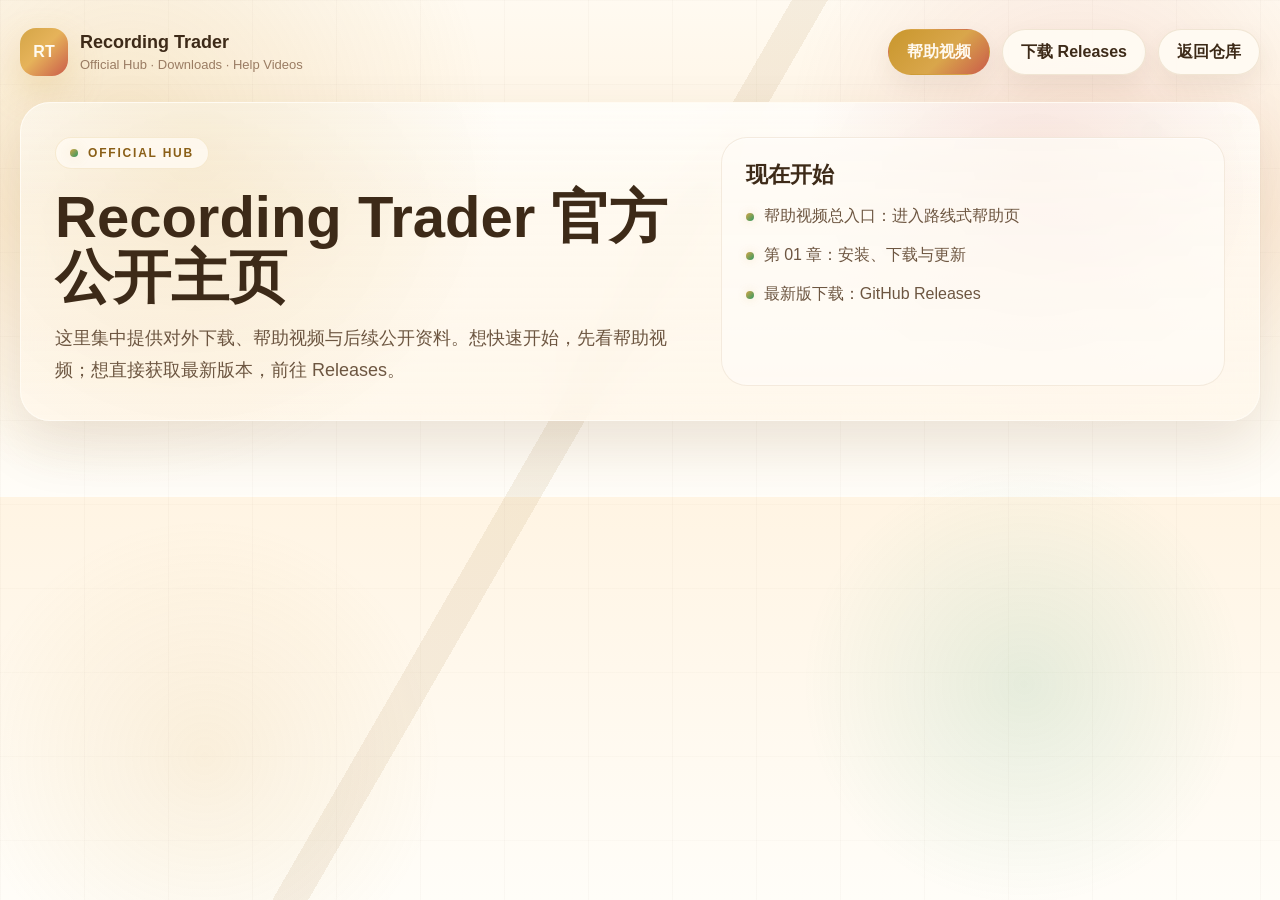
<file: docs/index.html>
<!doctype html>
<html lang="zh-CN">
  <head>
    <meta charset="utf-8" />
    <meta name="viewport" content="width=device-width, initial-scale=1" />
    <title>Recording Trader · 官方公开主页</title>
    <meta name="description" content="Recording Trader 官方公开主页，集中提供下载入口与帮助视频。" />
    <link rel="stylesheet" href="./tutorials/assets/tutorials.css" />
  </head>
  <body>
    <main class="page">
      <header class="topbar">
        <a class="brand" href="https://github.com/0x144169/recording-trader">
          <span class="brand-mark">RT</span>
          <span class="brand-copy">
            <strong>Recording Trader</strong>
            <span>Official Hub · Downloads · Help Videos</span>
          </span>
        </a>
        <nav class="actions">
          <a class="btn btn-primary" href="./tutorials/">帮助视频</a>
          <a class="btn" href="https://github.com/0x144169/recording-trader/releases">下载 Releases</a>
          <a class="btn" href="https://github.com/0x144169/recording-trader">返回仓库</a>
        </nav>
      </header>

      <section class="hero">
        <div class="hero-grid">
          <div>
            <span class="eyebrow">official hub</span>
            <h1>Recording Trader 官方公开主页</h1>
            <p>
              这里集中提供对外下载、帮助视频与后续公开资料。想快速开始，先看帮助视频；想直接获取最新版本，前往 Releases。
            </p>
          </div>
          <aside class="hero-card">
            <h3>现在开始</h3>
            <ul class="hero-list">
              <li>帮助视频总入口：进入路线式帮助页</li>
              <li>第 01 章：安装、下载与更新</li>
              <li>最新版下载：GitHub Releases</li>
            </ul>
          </aside>
        </div>
      </section>
    </main>
  </body>
</html>
</file>
<file: docs/tutorials/assets/tutorials.css>
:root {
  --bg-1: #fffaf1;
  --bg-2: #fff2de;
  --bg-3: #fffdf8;
  --panel: rgba(255, 250, 241, 0.86);
  --panel-strong: rgba(255, 253, 248, 0.95);
  --text: #3d2a18;
  --text-soft: #6d5641;
  --text-muted: #9a7c63;
  --line: rgba(160, 118, 52, 0.16);
  --line-strong: rgba(212, 165, 71, 0.36);
  --accent: #c9972d;
  --accent-soft: #8a5f17;
  --gold: #d4a547;
  --green: #2f9961;
  --red: #ca5b4a;
  --shadow: 0 24px 56px rgba(91, 61, 26, 0.12);
  --shadow-strong: 0 30px 76px rgba(91, 61, 26, 0.18);
}

* {
  box-sizing: border-box;
}

html,
body {
  margin: 0;
  padding: 0;
  min-height: 100%;
  color: var(--text);
  font-family: Inter, "Noto Sans SC", "Microsoft YaHei", sans-serif;
  background: linear-gradient(180deg, var(--bg-1) 0%, var(--bg-2) 44%, var(--bg-3) 100%);
}

body::before,
body::after {
  content: "";
  position: fixed;
  inset: 0;
  pointer-events: none;
}

body::before {
  background:
    radial-gradient(circle at 10% 14%, rgba(212, 165, 71, 0.18), transparent 26%),
    radial-gradient(circle at 84% 16%, rgba(202, 91, 74, 0.14), transparent 22%),
    radial-gradient(circle at 80% 76%, rgba(47, 153, 97, 0.12), transparent 18%),
    radial-gradient(circle at 16% 84%, rgba(212, 165, 71, 0.12), transparent 18%),
    repeating-linear-gradient(90deg, rgba(109, 86, 65, 0.03) 0, rgba(109, 86, 65, 0.03) 1px, transparent 1px, transparent 84px),
    repeating-linear-gradient(180deg, rgba(109, 86, 65, 0.025) 0, rgba(109, 86, 65, 0.025) 1px, transparent 1px, transparent 84px);
}

body::after {
  background:
    radial-gradient(circle at calc(100% - 128px) 132px, rgba(47, 153, 97, 0.82) 0 10px, transparent 11px),
    radial-gradient(circle at calc(100% - 88px) 172px, rgba(202, 91, 74, 0.78) 0 10px, transparent 11px),
    radial-gradient(circle at calc(100% - 48px) 124px, rgba(212, 165, 71, 0.86) 0 10px, transparent 11px),
    linear-gradient(120deg, transparent 0 44%, rgba(160, 118, 52, 0.18) 44% 46%, transparent 46% 100%);
  opacity: 0.55;
}

a {
  color: inherit;
}

.page {
  position: relative;
  z-index: 1;
  width: min(1240px, calc(100% - 32px));
  margin: 0 auto;
  padding: 28px 0 52px;
}

.topbar {
  display: flex;
  justify-content: space-between;
  align-items: center;
  gap: 18px;
  margin-bottom: 26px;
}

.brand {
  display: inline-flex;
  align-items: center;
  gap: 12px;
  text-decoration: none;
}

.brand-mark {
  width: 48px;
  height: 48px;
  border-radius: 16px;
  display: inline-flex;
  align-items: center;
  justify-content: center;
  color: #fffaf0;
  font-weight: 900;
  background: linear-gradient(135deg, #d4a547 0%, #e6b35a 46%, #ca5b4a 100%);
  box-shadow: 0 16px 36px rgba(212, 165, 71, 0.28);
}

.brand-copy strong {
  display: block;
  font-size: 18px;
}

.brand-copy span {
  display: block;
  margin-top: 4px;
  color: var(--text-muted);
  font-size: 13px;
}

.actions {
  display: flex;
  flex-wrap: wrap;
  gap: 12px;
}

.btn {
  display: inline-flex;
  align-items: center;
  justify-content: center;
  gap: 8px;
  min-height: 46px;
  padding: 0 18px;
  border-radius: 999px;
  border: 1px solid var(--line);
  background: rgba(255, 251, 244, 0.92);
  color: var(--text);
  text-decoration: none;
  font-weight: 700;
  box-shadow: 0 10px 24px rgba(91, 61, 26, 0.08);
  transition: transform .18s ease, border-color .18s ease, box-shadow .18s ease, background .18s ease;
}

.btn:hover,
.btn:focus-visible {
  transform: translateY(-2px);
  border-color: rgba(212, 165, 71, 0.42);
  box-shadow: 0 16px 28px rgba(91, 61, 26, 0.12);
}

.btn-primary {
  color: #fff9ef;
  border-color: transparent;
  background: linear-gradient(135deg, #c9972d 0%, #d9a64b 56%, #ca5b4a 100%);
}

.hero,
.panel {
  position: relative;
  border-radius: 30px;
  border: 1px solid rgba(255, 252, 245, 0.84);
  background: linear-gradient(180deg, rgba(255, 252, 246, 0.88) 0%, rgba(255, 247, 235, 0.76) 100%);
  box-shadow: var(--shadow);
  backdrop-filter: blur(18px);
}

.hero {
  overflow: hidden;
  margin-bottom: 24px;
}

.hero::before {
  content: "";
  position: absolute;
  inset: 0;
  background:
    radial-gradient(circle at 14% 16%, rgba(212, 165, 71, 0.18), transparent 28%),
    radial-gradient(circle at 82% 20%, rgba(202, 91, 74, 0.14), transparent 22%),
    linear-gradient(180deg, rgba(255, 255, 255, 0.32), transparent 34%);
  pointer-events: none;
}

.hero-grid {
  position: relative;
  display: grid;
  grid-template-columns: 1.12fr .88fr;
  gap: 24px;
  padding: 34px;
}

.eyebrow,
.section-kicker {
  display: inline-flex;
  align-items: center;
  gap: 10px;
  padding: 8px 14px;
  border-radius: 999px;
  border: 1px solid rgba(212, 165, 71, 0.18);
  background: rgba(255, 250, 241, 0.88);
  color: var(--accent-soft);
  font-size: 12px;
  font-weight: 800;
  letter-spacing: 1.8px;
  text-transform: uppercase;
}

.eyebrow::before,
.section-kicker::before {
  content: "";
  width: 8px;
  height: 8px;
  border-radius: 50%;
  background: linear-gradient(135deg, var(--gold) 0%, var(--green) 100%);
  box-shadow: 0 0 14px rgba(212, 165, 71, 0.24);
}

.hero h1 {
  margin: 18px 0 14px;
  font-size: clamp(34px, 5vw, 58px);
  line-height: 1.04;
}

.hero p {
  margin: 0;
  color: var(--text-soft);
  font-size: 18px;
  line-height: 1.78;
}

.hero-card {
  padding: 22px 24px;
  border-radius: 26px;
  border: 1px solid rgba(160, 118, 52, 0.12);
  background: rgba(255, 252, 246, 0.78);
  box-shadow: inset 0 1px 0 rgba(255, 255, 255, 0.5);
}

.hero-card h3,
.section-title {
  margin: 0 0 12px;
  font-size: 22px;
}

.hero-list,
.check-list,
.meta-list {
  margin: 0;
  padding: 0;
  list-style: none;
}

.hero-list li,
.check-list li,
.meta-list li {
  position: relative;
  padding-left: 18px;
  margin-top: 12px;
  color: var(--text-soft);
  line-height: 1.7;
}

.hero-list li::before,
.check-list li::before {
  content: "";
  position: absolute;
  left: 0;
  top: 11px;
  width: 8px;
  height: 8px;
  border-radius: 50%;
  background: linear-gradient(135deg, var(--gold) 0%, var(--green) 100%);
  box-shadow: 0 0 10px rgba(212, 165, 71, 0.22);
}

.section {
  margin-top: 24px;
}

.panel {
  padding: 28px;
}

.section-head {
  display: flex;
  justify-content: space-between;
  align-items: flex-end;
  gap: 20px;
  margin-bottom: 18px;
}

.section-copy {
  margin: 8px 0 0;
  color: var(--text-soft);
  line-height: 1.7;
}

.grid {
  display: grid;
  gap: 20px;
}

.grid-2 {
  grid-template-columns: repeat(2, minmax(0, 1fr));
}

.grid-3 {
  grid-template-columns: repeat(3, minmax(0, 1fr));
}

.journey-map {
  position: relative;
  display: grid;
  grid-template-columns: repeat(4, minmax(0, 1fr));
  gap: 18px;
}

.journey-map::before,
.journey-map::after {
  content: "";
  position: absolute;
  left: 40px;
  right: 40px;
  height: 5px;
  border-radius: 999px;
  background:
    repeating-linear-gradient(
      90deg,
      rgba(212, 165, 71, 0.48) 0 24px,
      rgba(212, 165, 71, 0) 24px 38px
    );
  opacity: 0.95;
}

.journey-map::before {
  top: 56px;
}

.journey-map::after {
  top: 194px;
}

.journey-step {
  position: relative;
  z-index: 1;
  min-height: 126px;
  padding: 18px 18px 18px 78px;
  border-radius: 24px;
  border: 1px solid rgba(160, 118, 52, 0.14);
  background: linear-gradient(180deg, rgba(255, 255, 255, 0.92) 0%, rgba(255, 247, 231, 0.88) 100%);
  box-shadow: 0 16px 34px rgba(91, 61, 26, 0.1);
  text-decoration: none;
  transition: transform .18s ease, box-shadow .18s ease, border-color .18s ease;
}

.journey-step:hover,
.journey-step:focus-visible {
  transform: translateY(-3px);
  border-color: rgba(212, 165, 71, 0.42);
  box-shadow: var(--shadow-strong);
}

.journey-step::before {
  content: attr(data-step);
  position: absolute;
  left: 18px;
  top: 18px;
  width: 42px;
  height: 42px;
  border-radius: 50%;
  display: inline-flex;
  align-items: center;
  justify-content: center;
  color: #fffaf1;
  font-weight: 900;
  font-size: 14px;
  background: linear-gradient(135deg, var(--gold) 0%, #e7b65a 55%, var(--red) 100%);
  box-shadow: 0 10px 24px rgba(212, 165, 71, 0.24);
}

.journey-step:nth-child(2n)::before {
  background: linear-gradient(135deg, var(--green) 0%, #5dbc86 54%, var(--gold) 100%);
}

.journey-step:nth-child(3n)::before {
  background: linear-gradient(135deg, var(--red) 0%, #df8b56 50%, var(--gold) 100%);
}

.journey-step strong {
  display: block;
  font-size: 18px;
  line-height: 1.35;
}

.journey-step span {
  display: block;
  margin-top: 6px;
  color: var(--text-soft);
  line-height: 1.6;
  font-size: 14px;
}

.chapter-card {
  overflow: hidden;
  display: flex;
  flex-direction: column;
  border-radius: 28px;
  border: 1px solid rgba(160, 118, 52, 0.14);
  background: linear-gradient(180deg, rgba(255, 254, 250, 0.92) 0%, rgba(255, 247, 235, 0.84) 100%);
  box-shadow: 0 18px 42px rgba(91, 61, 26, 0.1);
  transition: transform .2s ease, box-shadow .2s ease, border-color .2s ease;
}

.chapter-card:hover {
  transform: translateY(-4px);
  border-color: rgba(212, 165, 71, 0.3);
  box-shadow: var(--shadow-strong);
}

.chapter-cover-link {
  position: relative;
  display: block;
  overflow: hidden;
  text-decoration: none;
}

.chapter-cover {
  display: block;
  width: 100%;
  aspect-ratio: 16 / 9;
  object-fit: cover;
  background: #eadfcb;
  transition: transform .45s ease, filter .25s ease;
}

.chapter-card:hover .chapter-cover {
  transform: scale(1.03);
  filter: saturate(1.04);
}

.chapter-cover-link::after {
  content: "";
  position: absolute;
  inset: auto 0 0 0;
  height: 42%;
  background: linear-gradient(180deg, transparent 0%, rgba(61, 42, 24, 0.24) 100%);
}

.chapter-cover-hint {
  position: absolute;
  left: 16px;
  bottom: 16px;
  z-index: 1;
  padding: 8px 12px;
  border-radius: 999px;
  background: rgba(255, 251, 244, 0.92);
  color: var(--accent-soft);
  font-size: 13px;
  font-weight: 800;
  box-shadow: 0 12px 24px rgba(91, 61, 26, 0.16);
}

.chapter-body {
  display: flex;
  flex: 1;
  flex-direction: column;
  gap: 14px;
  padding: 22px;
}

.chapter-body .actions {
  margin-top: auto;
}

.tag {
  display: inline-flex;
  align-items: center;
  gap: 8px;
  width: fit-content;
  padding: 7px 12px;
  border-radius: 999px;
  background: rgba(212, 165, 71, 0.12);
  color: var(--accent-soft);
  font-size: 13px;
  font-weight: 800;
  letter-spacing: .6px;
  text-transform: uppercase;
}

.tag.ready {
  background: rgba(47, 153, 97, 0.12);
  color: var(--green);
}

.chapter-title-link {
  text-decoration: none;
}

.chapter-title-link:hover h3,
.chapter-title-link:focus-visible h3 {
  color: var(--accent-soft);
}

.chapter-body h3 {
  margin: 0;
  font-size: 28px;
  line-height: 1.18;
}

.chapter-body p {
  margin: 0;
  color: var(--text-soft);
  line-height: 1.74;
}

.meta-grid {
  display: grid;
  grid-template-columns: repeat(3, minmax(0, 1fr));
  gap: 12px;
}

.meta-item {
  padding: 14px 16px;
  border-radius: 18px;
  border: 1px solid rgba(160, 118, 52, 0.1);
  background: rgba(255, 252, 245, 0.88);
}

.meta-item strong {
  display: block;
  font-size: 13px;
  color: var(--text-muted);
}

.meta-item span {
  display: block;
  margin-top: 8px;
  font-size: 15px;
  color: var(--text);
  line-height: 1.56;
}

.video-shell {
  overflow: hidden;
  border-radius: 26px;
  border: 1px solid rgba(212, 165, 71, 0.24);
  background: var(--panel-strong);
  box-shadow: var(--shadow);
}

.video-shell video {
  display: block;
  width: 100%;
  max-width: 100%;
  background: #eadfcb;
}

.footer-note {
  margin-top: 18px;
  color: var(--text-muted);
  font-size: 14px;
  line-height: 1.7;
}

.roadmap-item {
  padding: 18px 20px;
  border-radius: 22px;
  border: 1px solid rgba(160, 118, 52, 0.1);
  background: rgba(255, 252, 246, 0.8);
  box-shadow: 0 10px 28px rgba(91, 61, 26, 0.06);
}

.roadmap-item h4 {
  margin: 12px 0 8px;
  font-size: 20px;
}

.roadmap-item p {
  margin: 0;
  color: var(--text-soft);
  line-height: 1.7;
}

.muted {
  color: var(--text-muted);
}

@media (max-width: 1100px) {
  .hero-grid,
  .grid-2,
  .grid-3,
  .meta-grid,
  .journey-map {
    grid-template-columns: 1fr;
  }

  .journey-map::before,
  .journey-map::after {
    display: none;
  }
}

@media (max-width: 980px) {
  .topbar,
  .section-head {
    flex-direction: column;
    align-items: flex-start;
  }

  .page {
    width: min(100% - 20px, 1240px);
  }

  .hero-grid,
  .panel {
    padding: 22px;
  }
}

@media (max-width: 760px) {
  body::after {
    display: none;
  }

  .hero h1 {
    font-size: 36px;
  }

  .hero p,
  .chapter-body p,
  .section-copy,
  .roadmap-item p,
  .hero-list li,
  .check-list li {
    font-size: 15px;
  }

  .chapter-body h3 {
    font-size: 24px;
  }

  .btn,
  .actions {
    width: 100%;
  }

  .actions .btn {
    flex: 1 1 auto;
  }
}
</file>
